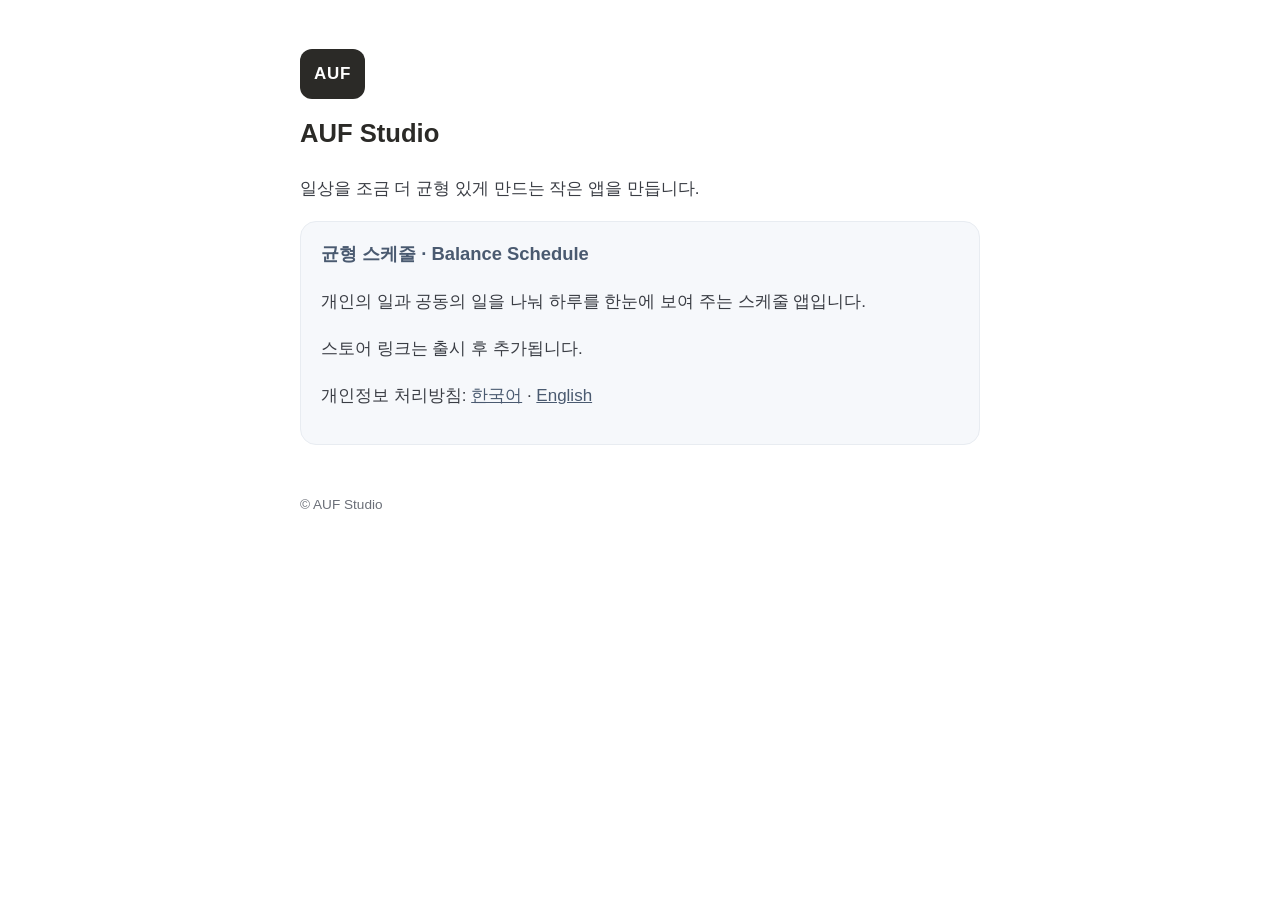
<file: index.html>
<!doctype html>
<html lang="ko">
<head>
<meta charset="utf-8">
<meta name="viewport" content="width=device-width, initial-scale=1">
<title>AUF Studio</title>
<link rel="stylesheet" href="style.css">
</head>
<body>
<main>
<p><span class="logo">AUF</span></p>
<h1>AUF Studio</h1>
<p>일상을 조금 더 균형 있게 만드는 작은 앱을 만듭니다.</p>
<section class="card">
<h2>균형 스케줄 · Balance Schedule</h2>
<p>개인의 일과 공동의 일을 나눠 하루를 한눈에 보여 주는 스케줄 앱입니다.</p>
<p><!-- 스토어 링크 자리: 출시 후 Google Play 주소 -->스토어 링크는 출시 후 추가됩니다.</p>
<p>개인정보 처리방침: <a href="balance-schedule/privacy/ko.html">한국어</a> · <a href="balance-schedule/privacy/en.html">English</a></p>
</section>
<footer>© AUF Studio</footer>
</main>
</body>
</html>
</file>
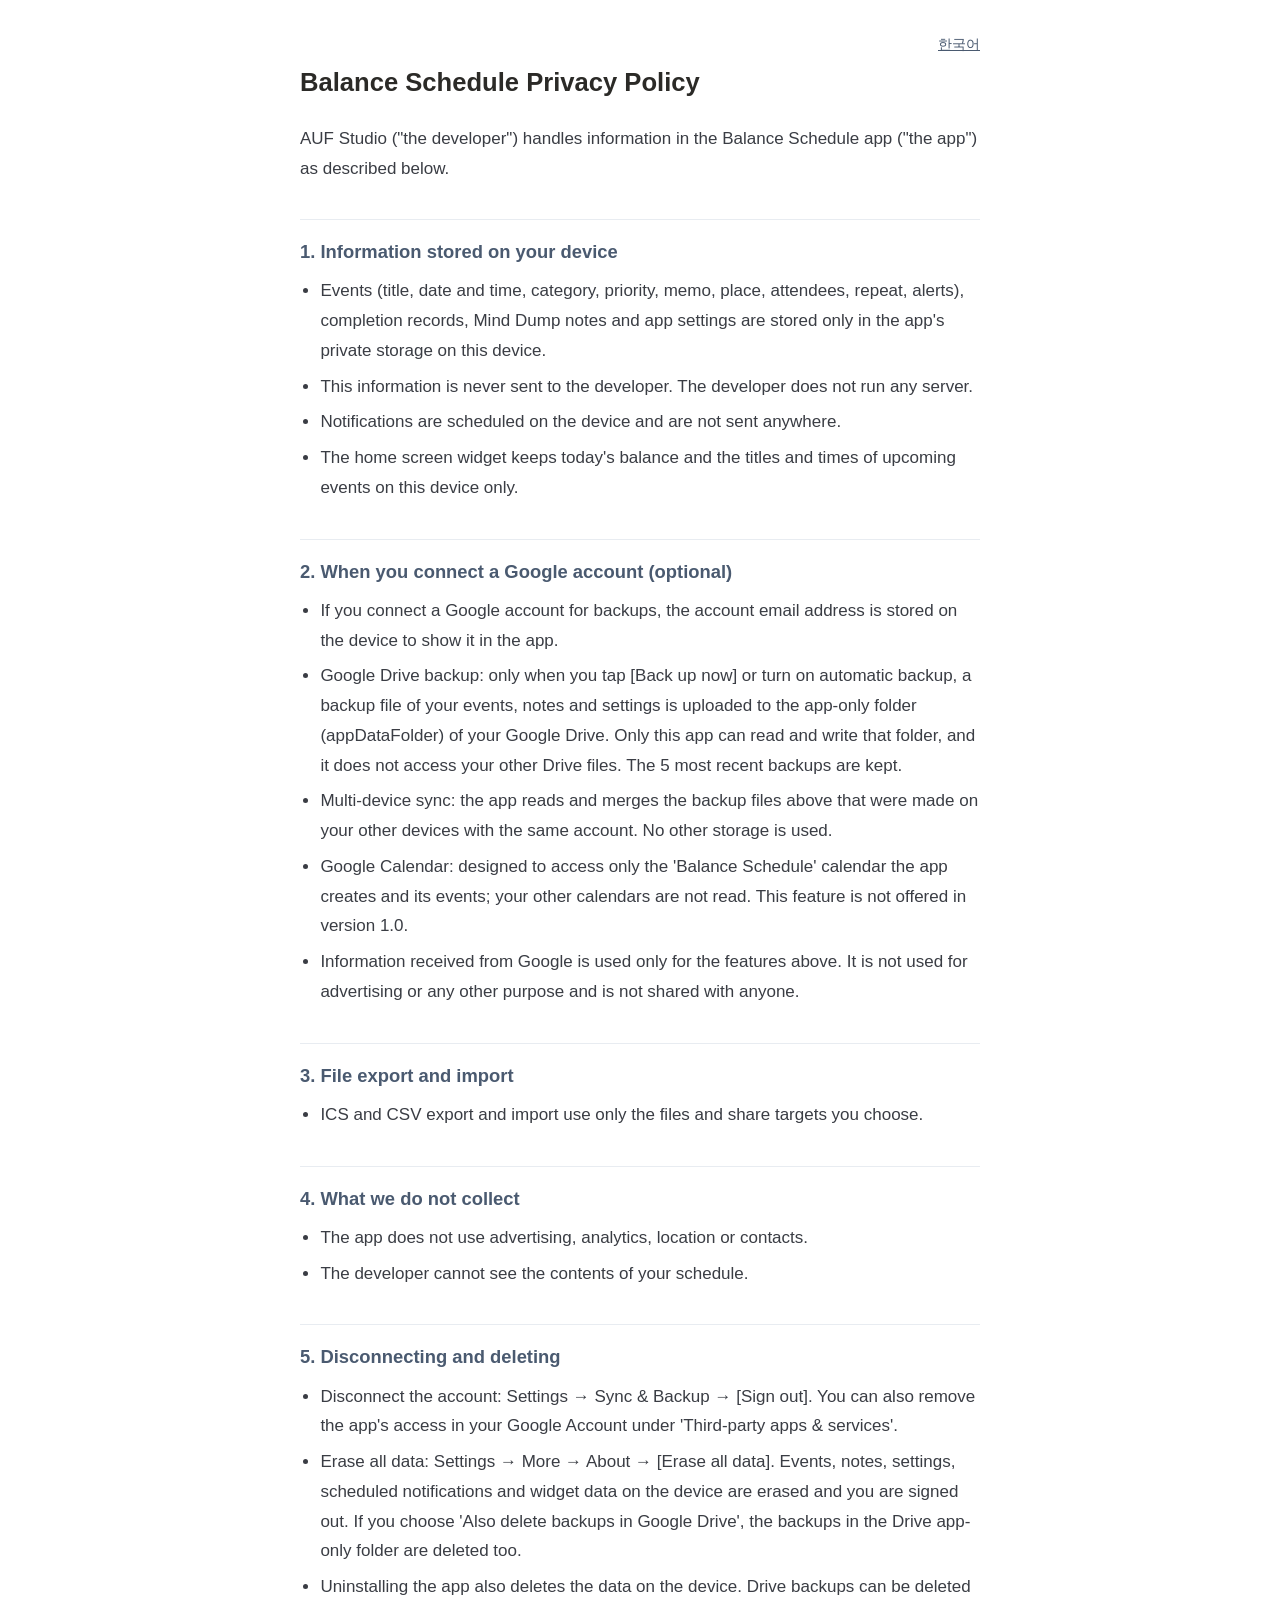
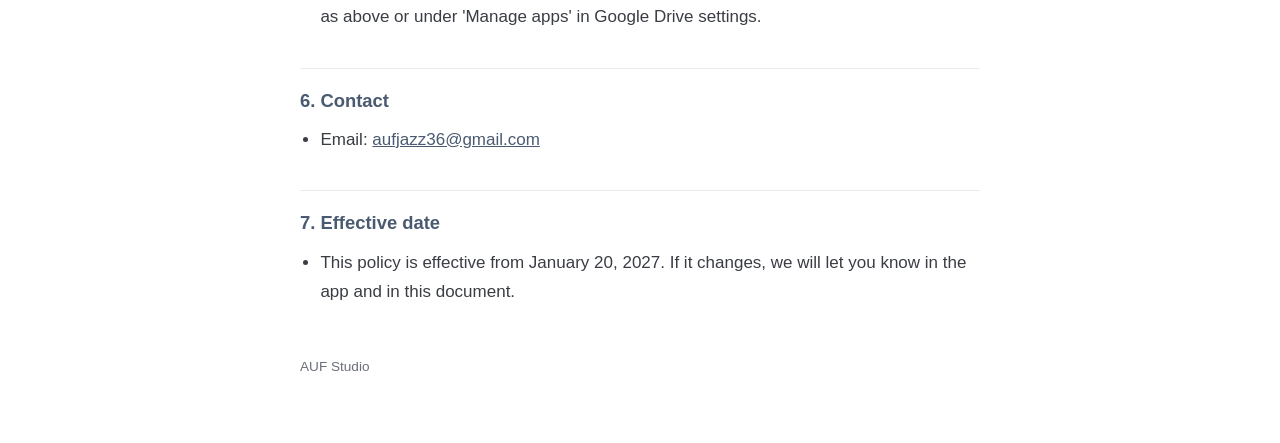
<file: balance-schedule/privacy/en.html>
<!doctype html>
<html lang="en">
<head>
<meta charset="utf-8">
<meta name="viewport" content="width=device-width, initial-scale=1">
<title>Balance Schedule Privacy Policy</title>
<link rel="stylesheet" href="../../style.css">
</head>
<body>
<main>
<nav class="lang"><a href="https://auf38.github.io/auf-studio-pages/balance-schedule/privacy/ko.html" hreflang="ko">한국어</a></nav>
<h1>Balance Schedule Privacy Policy</h1>
<p>AUF Studio ("the developer") handles information in the Balance Schedule app ("the app") as described below.</p>
<h2>1. Information stored on your device</h2>
<ul>
<li>Events (title, date and time, category, priority, memo, place, attendees, repeat, alerts), completion records, Mind Dump notes and app settings are stored only in the app's private storage on this device.</li>
<li>This information is never sent to the developer. The developer does not run any server.</li>
<li>Notifications are scheduled on the device and are not sent anywhere.</li>
<li>The home screen widget keeps today's balance and the titles and times of upcoming events on this device only.</li>
</ul>
<h2>2. When you connect a Google account (optional)</h2>
<ul>
<li>If you connect a Google account for backups, the account email address is stored on the device to show it in the app.</li>
<li>Google Drive backup: only when you tap [Back up now] or turn on automatic backup, a backup file of your events, notes and settings is uploaded to the app-only folder (appDataFolder) of your Google Drive. Only this app can read and write that folder, and it does not access your other Drive files. The 5 most recent backups are kept.</li>
<li>Multi-device sync: the app reads and merges the backup files above that were made on your other devices with the same account. No other storage is used.</li>
<li>Google Calendar: designed to access only the 'Balance Schedule' calendar the app creates and its events; your other calendars are not read. This feature is not offered in version 1.0.</li>
<li>Information received from Google is used only for the features above. It is not used for advertising or any other purpose and is not shared with anyone.</li>
</ul>
<h2>3. File export and import</h2>
<ul>
<li>ICS and CSV export and import use only the files and share targets you choose.</li>
</ul>
<h2>4. What we do not collect</h2>
<ul>
<li>The app does not use advertising, analytics, location or contacts.</li>
<li>The developer cannot see the contents of your schedule.</li>
</ul>
<h2>5. Disconnecting and deleting</h2>
<ul>
<li>Disconnect the account: Settings → Sync &amp; Backup → [Sign out]. You can also remove the app's access in your Google Account under 'Third-party apps &amp; services'.</li>
<li>Erase all data: Settings → More → About → [Erase all data]. Events, notes, settings, scheduled notifications and widget data on the device are erased and you are signed out. If you choose 'Also delete backups in Google Drive', the backups in the Drive app-only folder are deleted too.</li>
<li>Uninstalling the app also deletes the data on the device. Drive backups can be deleted as above or under 'Manage apps' in Google Drive settings.</li>
</ul>
<h2>6. Contact</h2>
<ul>
<li>Email: <a href="mailto:aufjazz36@gmail.com">aufjazz36@gmail.com</a></li>
</ul>
<h2>7. Effective date</h2>
<ul>
<li>This policy is effective from January 20, 2027. If it changes, we will let you know in the app and in this document.</li>
</ul>

<footer>AUF Studio</footer>
</main>
</body>
</html>
</file>
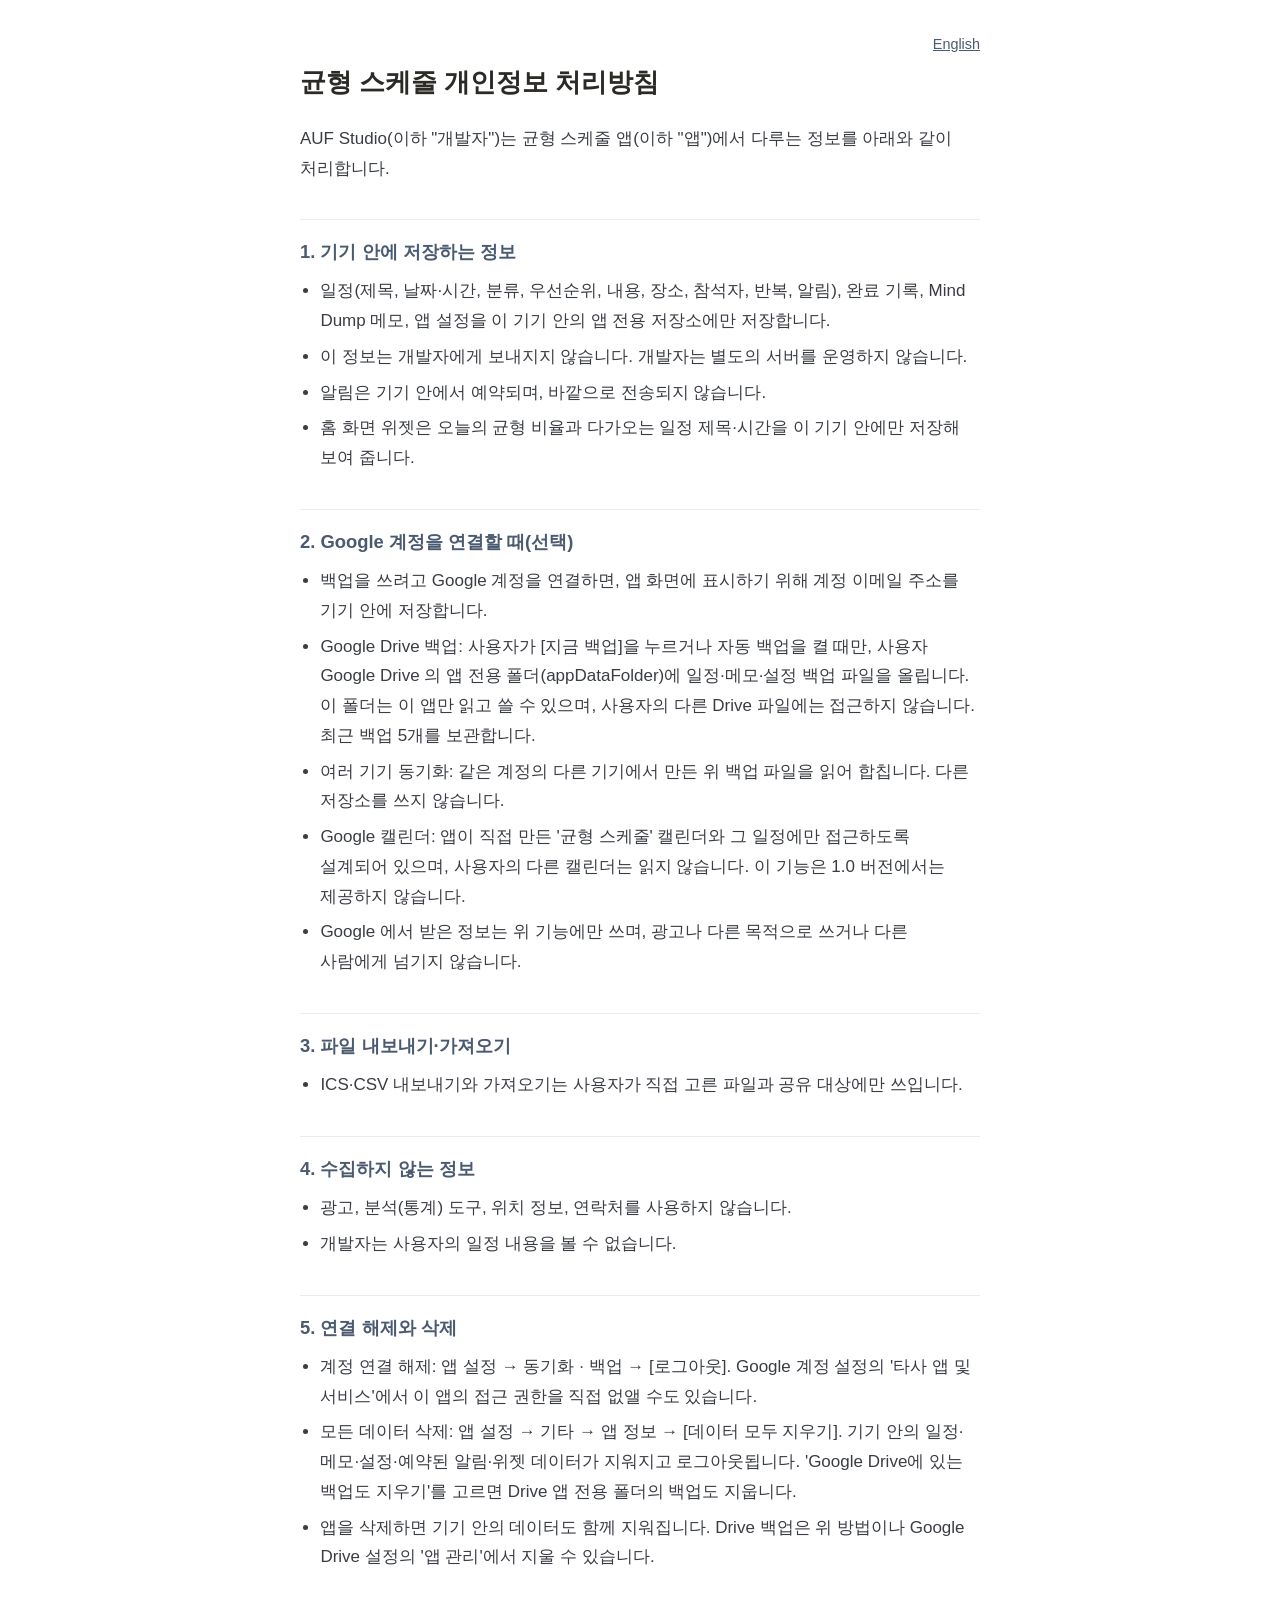
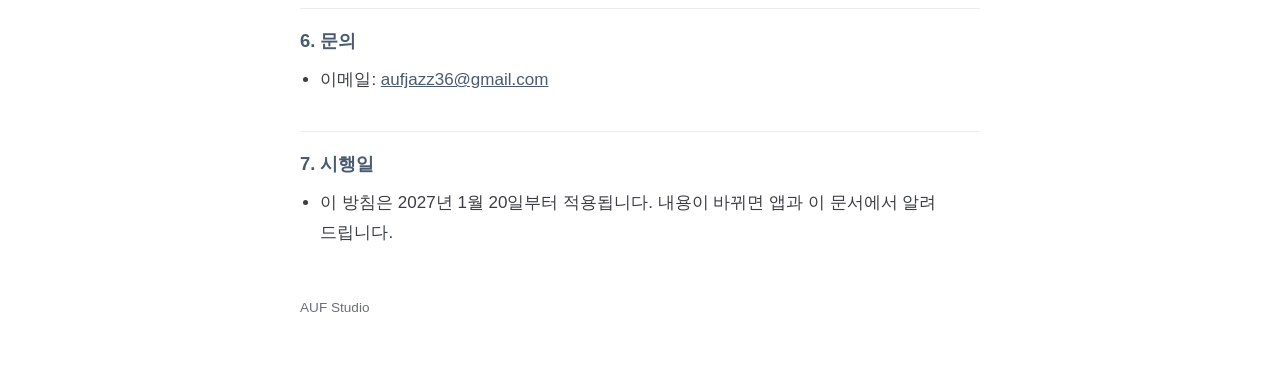
<file: balance-schedule/privacy/ko.html>
<!doctype html>
<html lang="ko">
<head>
<meta charset="utf-8">
<meta name="viewport" content="width=device-width, initial-scale=1">
<title>균형 스케줄 개인정보 처리방침</title>
<link rel="stylesheet" href="../../style.css">
</head>
<body>
<main>
<nav class="lang"><a href="https://auf38.github.io/auf-studio-pages/balance-schedule/privacy/en.html" hreflang="en">English</a></nav>
<h1>균형 스케줄 개인정보 처리방침</h1>
<p>AUF Studio(이하 "개발자")는 균형 스케줄 앱(이하 "앱")에서 다루는 정보를 아래와 같이 처리합니다.</p>
<h2>1. 기기 안에 저장하는 정보</h2>
<ul>
<li>일정(제목, 날짜·시간, 분류, 우선순위, 내용, 장소, 참석자, 반복, 알림), 완료 기록, Mind Dump 메모, 앱 설정을 이 기기 안의 앱 전용 저장소에만 저장합니다.</li>
<li>이 정보는 개발자에게 보내지지 않습니다. 개발자는 별도의 서버를 운영하지 않습니다.</li>
<li>알림은 기기 안에서 예약되며, 바깥으로 전송되지 않습니다.</li>
<li>홈 화면 위젯은 오늘의 균형 비율과 다가오는 일정 제목·시간을 이 기기 안에만 저장해 보여 줍니다.</li>
</ul>
<h2>2. Google 계정을 연결할 때(선택)</h2>
<ul>
<li>백업을 쓰려고 Google 계정을 연결하면, 앱 화면에 표시하기 위해 계정 이메일 주소를 기기 안에 저장합니다.</li>
<li>Google Drive 백업: 사용자가 [지금 백업]을 누르거나 자동 백업을 켤 때만, 사용자 Google Drive 의 앱 전용 폴더(appDataFolder)에 일정·메모·설정 백업 파일을 올립니다. 이 폴더는 이 앱만 읽고 쓸 수 있으며, 사용자의 다른 Drive 파일에는 접근하지 않습니다. 최근 백업 5개를 보관합니다.</li>
<li>여러 기기 동기화: 같은 계정의 다른 기기에서 만든 위 백업 파일을 읽어 합칩니다. 다른 저장소를 쓰지 않습니다.</li>
<li>Google 캘린더: 앱이 직접 만든 '균형 스케줄' 캘린더와 그 일정에만 접근하도록 설계되어 있으며, 사용자의 다른 캘린더는 읽지 않습니다. 이 기능은 1.0 버전에서는 제공하지 않습니다.</li>
<li>Google 에서 받은 정보는 위 기능에만 쓰며, 광고나 다른 목적으로 쓰거나 다른 사람에게 넘기지 않습니다.</li>
</ul>
<h2>3. 파일 내보내기·가져오기</h2>
<ul>
<li>ICS·CSV 내보내기와 가져오기는 사용자가 직접 고른 파일과 공유 대상에만 쓰입니다.</li>
</ul>
<h2>4. 수집하지 않는 정보</h2>
<ul>
<li>광고, 분석(통계) 도구, 위치 정보, 연락처를 사용하지 않습니다.</li>
<li>개발자는 사용자의 일정 내용을 볼 수 없습니다.</li>
</ul>
<h2>5. 연결 해제와 삭제</h2>
<ul>
<li>계정 연결 해제: 앱 설정 → 동기화 · 백업 → [로그아웃]. Google 계정 설정의 '타사 앱 및 서비스'에서 이 앱의 접근 권한을 직접 없앨 수도 있습니다.</li>
<li>모든 데이터 삭제: 앱 설정 → 기타 → 앱 정보 → [데이터 모두 지우기]. 기기 안의 일정·메모·설정·예약된 알림·위젯 데이터가 지워지고 로그아웃됩니다. 'Google Drive에 있는 백업도 지우기'를 고르면 Drive 앱 전용 폴더의 백업도 지웁니다.</li>
<li>앱을 삭제하면 기기 안의 데이터도 함께 지워집니다. Drive 백업은 위 방법이나 Google Drive 설정의 '앱 관리'에서 지울 수 있습니다.</li>
</ul>
<h2>6. 문의</h2>
<ul>
<li>이메일: <a href="mailto:aufjazz36@gmail.com">aufjazz36@gmail.com</a></li>
</ul>
<h2>7. 시행일</h2>
<ul>
<li>이 방침은 2027년 1월 20일부터 적용됩니다. 내용이 바뀌면 앱과 이 문서에서 알려 드립니다.</li>
</ul>

<footer>AUF Studio</footer>
</main>
</body>
</html>
</file>
<file: style.css>
:root { color-scheme: light; }
* { box-sizing: border-box; }
body { margin: 0; background: #FFFFFF; color: #3A3D44;
  font-family: -apple-system, BlinkMacSystemFont, "Apple SD Gothic Neo", "Noto Sans KR", "Malgun Gothic", "Segoe UI", Roboto, sans-serif;
  font-size: 17px; line-height: 1.75; word-break: keep-all; overflow-wrap: anywhere; }
main { max-width: 720px; margin: 0 auto; padding: 32px 20px 64px; }
h1 { font-size: 1.6rem; line-height: 1.35; margin: 8px 0 24px; color: #2B2A27; }
h2 { font-size: 1.15rem; margin: 36px 0 8px; padding-top: 16px; border-top: 1px solid #E8ECF1; color: #4A5A70; }
ul { padding-left: 1.2em; margin: 8px 0; }
li { margin: 6px 0; }
a { color: #4A5A70; }
.lang { text-align: right; font-size: 0.9rem; }
footer { margin-top: 48px; color: #6B6F78; font-size: 0.85rem; }
.logo { display: inline-block; background: #2B2A27; color: #FFFFFF; font-weight: 700; letter-spacing: 0.04em;
  padding: 10px 14px; border-radius: 12px; }
.card { border: 1px solid #E8ECF1; background: #F6F8FB; border-radius: 16px; padding: 16px 20px; margin: 16px 0; }
.card h2 { border: 0; padding: 0; margin: 0 0 4px; }
</file>
